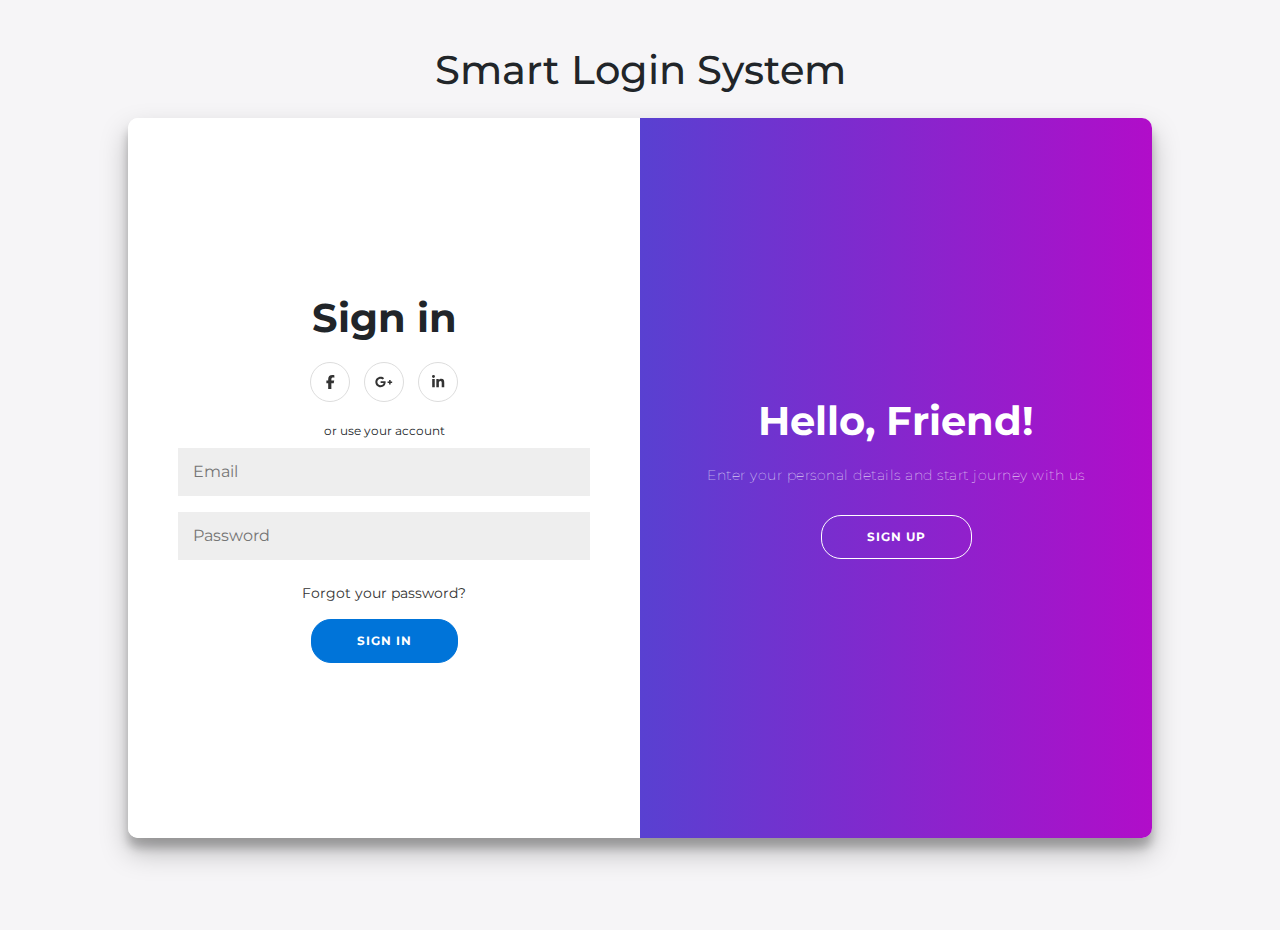
<file: index.html>
<html lang="en">
  <head>
    <meta charset="UTF-8" />
    <meta name="viewport" content="width=device-width, initial-scale=1.0" />
    <title>Login</title>
    <link href="images/fav.icon" rel="icon" />
    <!-- Bootstrap -->
    <link rel="stylesheet" href="css/bootstrap.min.css" />
    <!-- Font Awesome -->
    <link rel="stylesheet" href="css/all.min.css" />
    <!-- Main css -->
    <link rel="stylesheet" href="css/main.css" />
  </head>
  <body>

    <h2 class="text-center fs-1 my-4">Smart Login System</h2>
    <div class="container" id="container">
      <div class="form-container sign-up-container">
        <form action="#">
          <h1>Create Account</h1>
          <div class="social-container">
            <a href="#" class="social"><i class="fab fa-facebook-f"></i></a>
            <a href="#" class="social"><i class="fab fa-google-plus-g"></i></a>
            <a href="#" class="social"><i class="fab fa-linkedin-in"></i></a>
          </div>
          <span>or use your email for registration</span>
          <input type="text" placeholder="Name" id="signUpName"/>
          <input type="email" placeholder="Email" id="signUpMail" />
          <input type="password" placeholder="Password" id="signUpPass" />
          <div class="checkSignUp"></div>
          <button id="signUpSubmit">Sign Up</button>
        </form>
      </div>
      <div class="form-container sign-in-container">
        <form action="#">
          <h1>Sign in</h1>
          <div class="social-container">
            <a href="#" class="social"><i class="fab fa-facebook-f"></i></a>
            <a href="#" class="social"><i class="fab fa-google-plus-g"></i></a>
            <a href="#" class="social"><i class="fab fa-linkedin-in"></i></a>
          </div>
          <span>or use your account</span>
          <input type="email" placeholder="Email" id="userMail"/>
          <input type="password" placeholder="Password" id="userPass" />
          <div class="checkSignIn"></div>
          <a href="#">Forgot your password?</a>
          <button id="signInSubmit">Sign In</button>
        </form>
      </div>
      <div class="overlay-container">
        <div class="overlay">
          <div class="overlay-panel overlay-left">
            <h1>Welcome Back!</h1>
            <p>To keep connected with us please login with your personal info</p>
            <button class="ghost" id="signIn">Sign In</button>
          </div>
          <div class="overlay-panel overlay-right">
            <h1>Hello, Friend!</h1>
            <p>Enter your personal details and start journey with us</p>
            <button class="ghost" id="signUp">Sign Up</button>
          </div>
        </div>
      </div>
    </div>
    












    <!-- Bootstrap Script -->
    <script src="js/bootstrap.bundle.min.js"></script>
    <!-- Font Awesome Script -->
    <script src="js/all.min.js"></script>
    <!-- Main Script -->
    <script src="js/script.js"></script>
  </body>
</html>
</file>
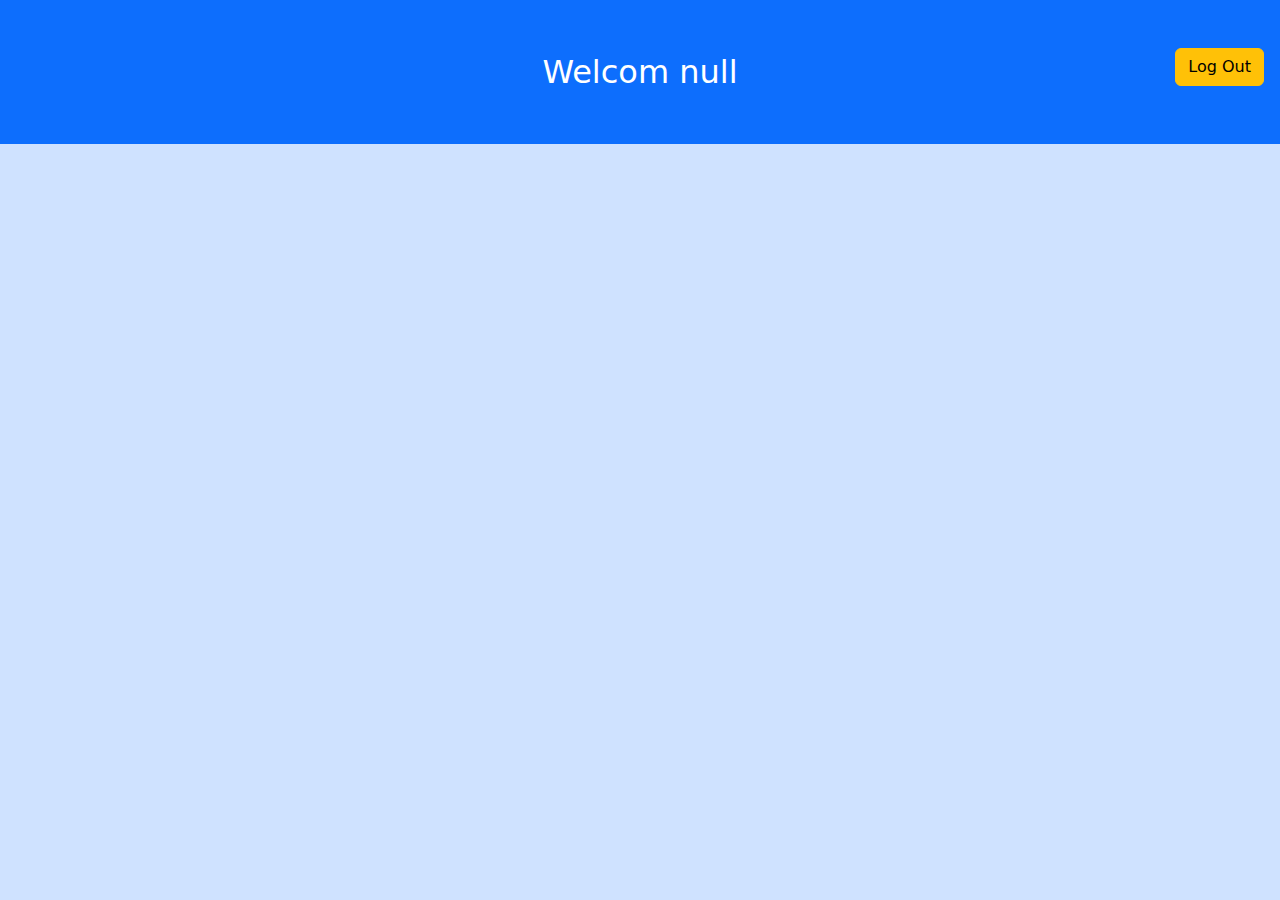
<file: welcom.html>
<html lang="en">
<head>
    <meta charset="UTF-8">
    <meta name="viewport" content="width=device-width, initial-scale=1.0">
    <title>Welcome</title>
        <!-- Bootstrap -->
        <link rel="stylesheet" href="css/bootstrap.min.css" />
        <!-- Font Awesome -->
        <link rel="stylesheet" href="css/all.min.css" />
</head>
<body class="bg-primary-subtle">
    <div class="position-relative">
        <button id="logOut" class="btn btn-warning position-absolute end-0 mt-5 me-3">Log Out</button>
    </div>

    <div id="userName">

    </div>




    <!-- Bootstrap Script -->
    <script src="js/bootstrap.bundle.min.js"></script>
    <!-- Font Awesome Script -->
    <script src="js/all.min.js"></script>
    <!-- Main Script -->
    <script src="js/script.js"></script>
</body>
</html>
</file>
<file: css/main.css>
@import url("https://fonts.googleapis.com/css?family=Montserrat:400,800");

* {
	box-sizing: border-box;
    
}

:root { 
    --main-color: #0074D9;
    --second-color: #B10DC9
	;
}

body {
	background: #f6f5f7;
	display: flex;
	justify-content: center;
	align-items: center;
	flex-direction: column;
	font-family: "Montserrat", sans-serif;
	height: 100vh;
	margin: -20px 0 50px;

}

h1 {
	font-weight: bold;
	margin: 0;
}



p {
	font-size: 14px;
	font-weight: 100;
	line-height: 20px;
	letter-spacing: 0.5px;
	margin: 20px 0 30px;
}

span {
	font-size: 12px;
}

a {
	color: #333;
	font-size: 14px;
	text-decoration: none;
	margin: 15px 0;
}

button {
	border-radius: 20px;
	border: 1px solid var(--main-color);
	background-color: var(--main-color);
	color: #ffffff;
	font-size: 12px;
	font-weight: bold;
	padding: 12px 45px;
	letter-spacing: 1px;
	text-transform: uppercase;
	transition: transform 80ms ease-in;
}

button:active {
	transform: scale(0.95);
}

button:focus {
	outline: none;
}

button.ghost {
	background-color: transparent;
	border-color: #ffffff;
}

form {
	background-color: #ffffff;
	display: flex;
	align-items: center;
	justify-content: center;
	flex-direction: column;
	padding: 0 50px;
	height: 100%;
	text-align: center;
}

input {
	background-color: #eee;
	border: none;
	padding: 12px 15px;
	margin: 8px 0;
	width: 100%;
}

.container {
	background-color: #fff;
	border-radius: 10px;
	box-shadow: 0 14px 28px rgba(0, 0, 0, 0.25), 0 10px 10px rgba(0, 0, 0, 0.22);
	position: relative;
	overflow: hidden;
	width: 80%;
	max-width: 100%;
	min-height: 80vh;
}

.form-container {
	position: absolute;
	top: 0;
	height: 100%;
	transition: all 0.6s ease-in-out;
}

.sign-in-container {
	left: 0;
	width: 50%;
	z-index: 2;
}

.container.right-panel-active .sign-in-container {
	transform: translateX(100%);
}

.sign-up-container {
	left: 0;
	width: 50%;
	opacity: 0;
	z-index: 1;
}

.container.right-panel-active .sign-up-container {
	transform: translateX(100%);
	opacity: 1;
	z-index: 5;
	animation: show 0.6s;
}

@keyframes show {
	0%,
	49.99% {
		opacity: 0;
		z-index: 1;
	}

	50%,
	100% {
		opacity: 1;
		z-index: 5;
	}
}

.overlay-container {
	position: absolute;
	top: 0;
	left: 50%;
	width: 50%;
	height: 100%;
	overflow: hidden;
	transition: transform 0.6s ease-in-out;
	z-index: 100;
}

.container.right-panel-active .overlay-container {
	transform: translateX(-100%);
}

.overlay{
	background: var(--second-color);
	background: -webkit-linear-gradient(to right, var(--main-color), var(--second-color));
	background: linear-gradient(to right, var(--main-color), var(--second-color));
	background-repeat: no-repeat;
	background-size: cover;
	background-position: 0 0;
	color: #ffffff;
	position: relative;
	left: -100%;
	height: 100%;
	width: 200%;
	transform: translateX(0);
	transition: transform 0.6s ease-in-out;
}

.container.right-panel-active .overlay {
	transform: translateX(50%);
}

.overlay-panel {
	position: absolute;
	display: flex;
	align-items: center;
	justify-content: center;
	flex-direction: column;
	padding: 0 40px;
	text-align: center;
	top: 0;
	height: 100%;
	width: 50%;
	transform: translateX(0);
	transition: transform 0.6s ease-in-out;
}

.overlay-left {
	transform: translateX(-20%);
}

.container.right-panel-active .overlay-left {
	transform: translateX(0);
}

.overlay-right {
	right: 0;
	transform: translateX(0);
}

.container.right-panel-active .overlay-right {
	transform: translateX(20%);
}

.social-container {
	margin: 20px 0;
}

.social-container a {
	border: 1px solid #dddddd;
	border-radius: 50%;
	display: inline-flex;
	justify-content: center;
	align-items: center;
	margin: 0 5px;
	height: 40px;
	width: 40px;
}

footer {
	background-color: #222;
	color: #fff;
	font-size: 14px;
	bottom: 0;
	position: fixed;
	left: 0;
	right: 0;
	text-align: center;
	z-index: 999;
}

footer p {
	margin: 10px 0;
}

footer i {
	color: red;
}

footer a {
	color: #3c97bf;
	text-decoration: none;
}
</file>
